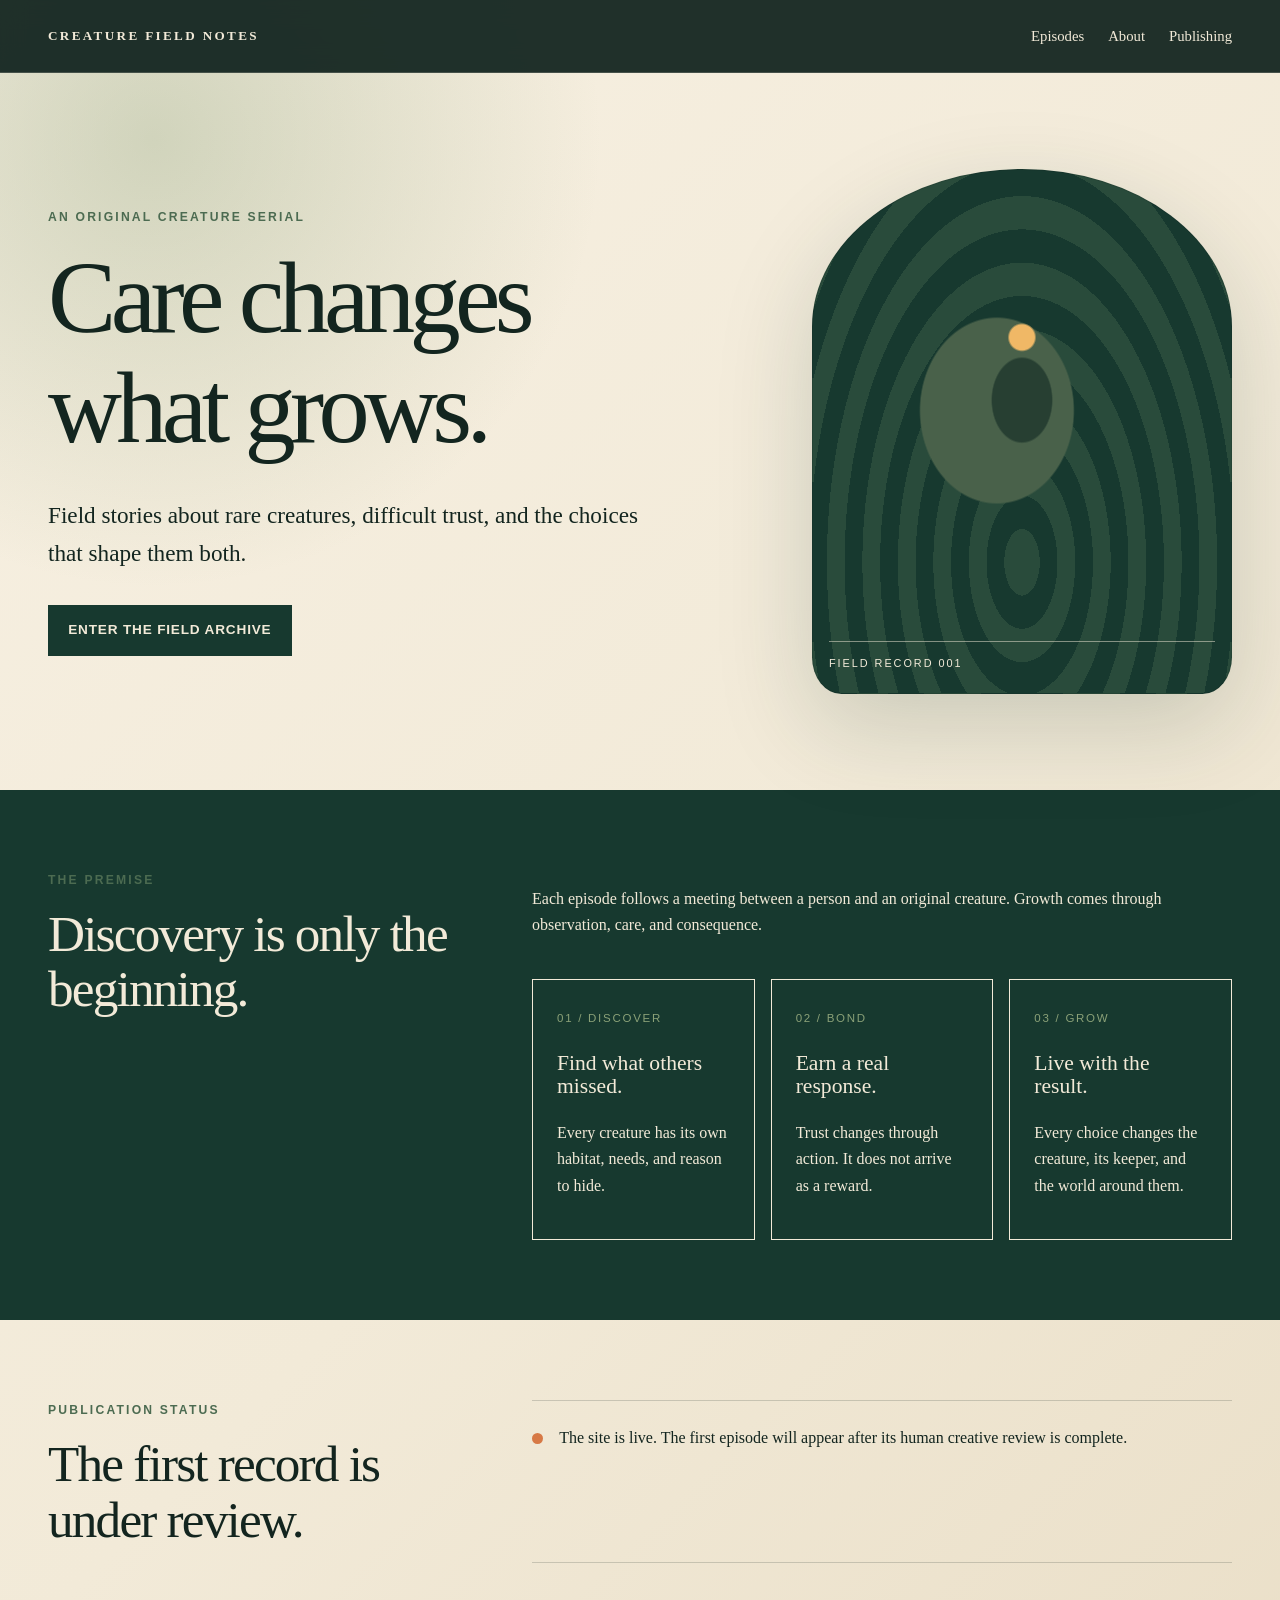
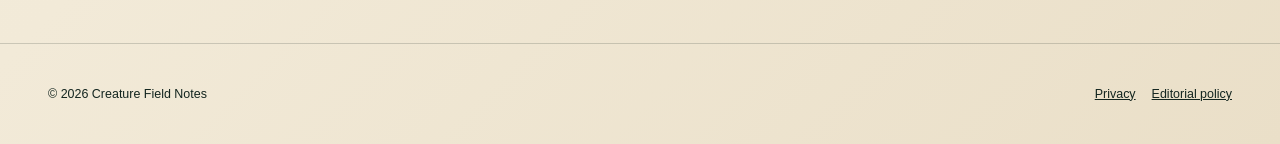
<file: index.html>
<!doctype html>
<html lang="en">
<head>
  <meta charset="utf-8">
  <meta name="viewport" content="width=device-width, initial-scale=1">
  <title>Creature Field Notes — An original serial</title>
  <meta name="description" content="An original serial about rare creatures, patient care, and the choices that change both keeper and creature.">
  <link rel="canonical" href="https://littlecloud891117-tech.github.io/creature-field-notes/">
  <link rel="stylesheet" href="assets/styles.css">
  <link rel="alternate" type="application/atom+xml" title="Creature Field Notes" href="feed.xml">
</head>
<body>
  <header class="site-header">
    <nav class="shell nav" aria-label="Main navigation">
      <a class="brand" href="./">Creature Field Notes</a>
      <div class="nav-links"><a href="episodes/">Episodes</a><a href="about.html">About</a><a href="publishing.html">Publishing</a></div>
    </nav>
  </header>
  <main>
    <section class="shell hero">
      <div>
        <p class="eyebrow">An original creature serial</p>
        <h1>Care changes what grows.</h1>
        <p class="lede">Field stories about rare creatures, difficult trust, and the choices that shape them both.</p>
        <a class="button" href="episodes/">Enter the field archive</a>
      </div>
      <div class="specimen" role="img" aria-label="Abstract field record of an unknown forest creature"></div>
    </section>
    <section class="band">
      <div class="shell section section-grid">
        <div><p class="eyebrow">The premise</p><h2>Discovery is only the beginning.</h2></div>
        <div>
          <p>Each episode follows a meeting between a person and an original creature. Growth comes through observation, care, and consequence.</p>
          <div class="cards">
            <article class="card"><span class="card-number">01 / DISCOVER</span><h3>Find what others missed.</h3><p>Every creature has its own habitat, needs, and reason to hide.</p></article>
            <article class="card"><span class="card-number">02 / BOND</span><h3>Earn a real response.</h3><p>Trust changes through action. It does not arrive as a reward.</p></article>
            <article class="card"><span class="card-number">03 / GROW</span><h3>Live with the result.</h3><p>Every choice changes the creature, its keeper, and the world around them.</p></article>
          </div>
        </div>
      </div>
    </section>
    <section class="shell section section-grid">
      <div><p class="eyebrow">Publication status</p><h2>The first record is under review.</h2></div>
      <div class="status"><span class="status-dot" aria-hidden="true"></span><p>The site is live. The first episode will appear after its human creative review is complete.</p></div>
    </section>
  </main>
  <footer class="site-footer"><div class="shell footer-grid"><span>© 2026 Creature Field Notes</span><div class="footer-links"><a href="privacy.html">Privacy</a><a href="publishing.html">Editorial policy</a></div></div></footer>
</body>
</html>
</file>
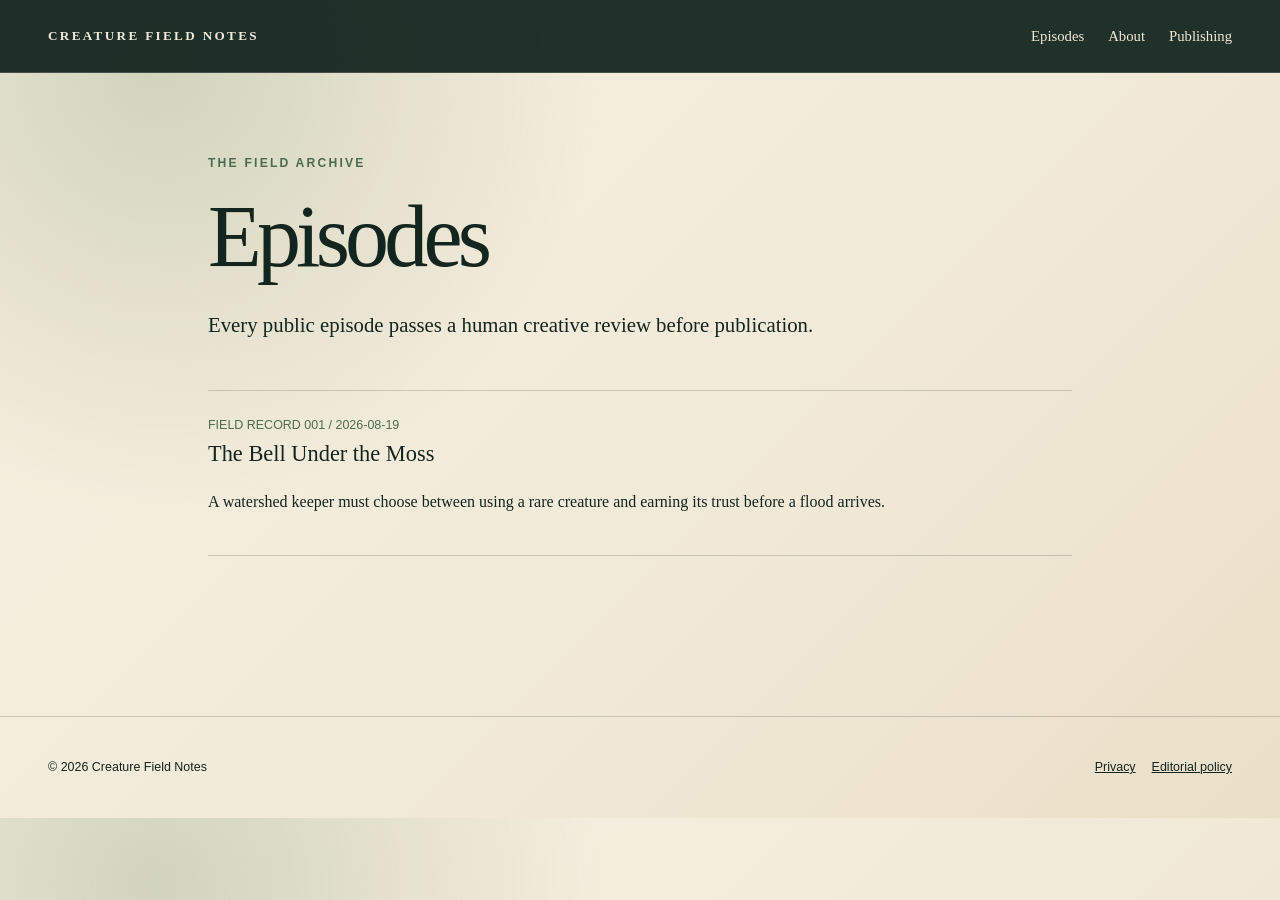
<file: episodes/index.html>
<!doctype html>
<html lang="en">
<head>
  <meta charset="utf-8"><meta name="viewport" content="width=device-width, initial-scale=1">
  <title>Episodes — Creature Field Notes</title>
  <meta name="description" content="Published episodes from Creature Field Notes.">
  <link rel="canonical" href="https://littlecloud891117-tech.github.io/creature-field-notes/episodes/">
  <link rel="stylesheet" href="../assets/styles.css">
</head>
<body>
  <header class="site-header"><nav class="shell nav" aria-label="Main navigation"><a class="brand" href="../">Creature Field Notes</a><div class="nav-links"><a href="./">Episodes</a><a href="../about.html">About</a><a href="../publishing.html">Publishing</a></div></nav></header>
  <main class="shell page">
    <p class="eyebrow">The field archive</p><h1>Episodes</h1>
    <p class="page-intro">Every public episode passes a human creative review before publication.</p>
    <!-- EPISODE_LIST_START -->
    <ol class="episode-list">
    <li><span class="episode-meta">FIELD RECORD 001 / 2026-08-19</span><a href="the-bell-under-the-moss/">The Bell Under the Moss</a><p>A watershed keeper must choose between using a rare creature and earning its trust before a flood arrives.</p></li>
    </ol>
    <!-- EPISODE_LIST_END -->
  </main>
  <footer class="site-footer"><div class="shell footer-grid"><span>© 2026 Creature Field Notes</span><div class="footer-links"><a href="../privacy.html">Privacy</a><a href="../publishing.html">Editorial policy</a></div></div></footer>
</body>
</html>
</file>
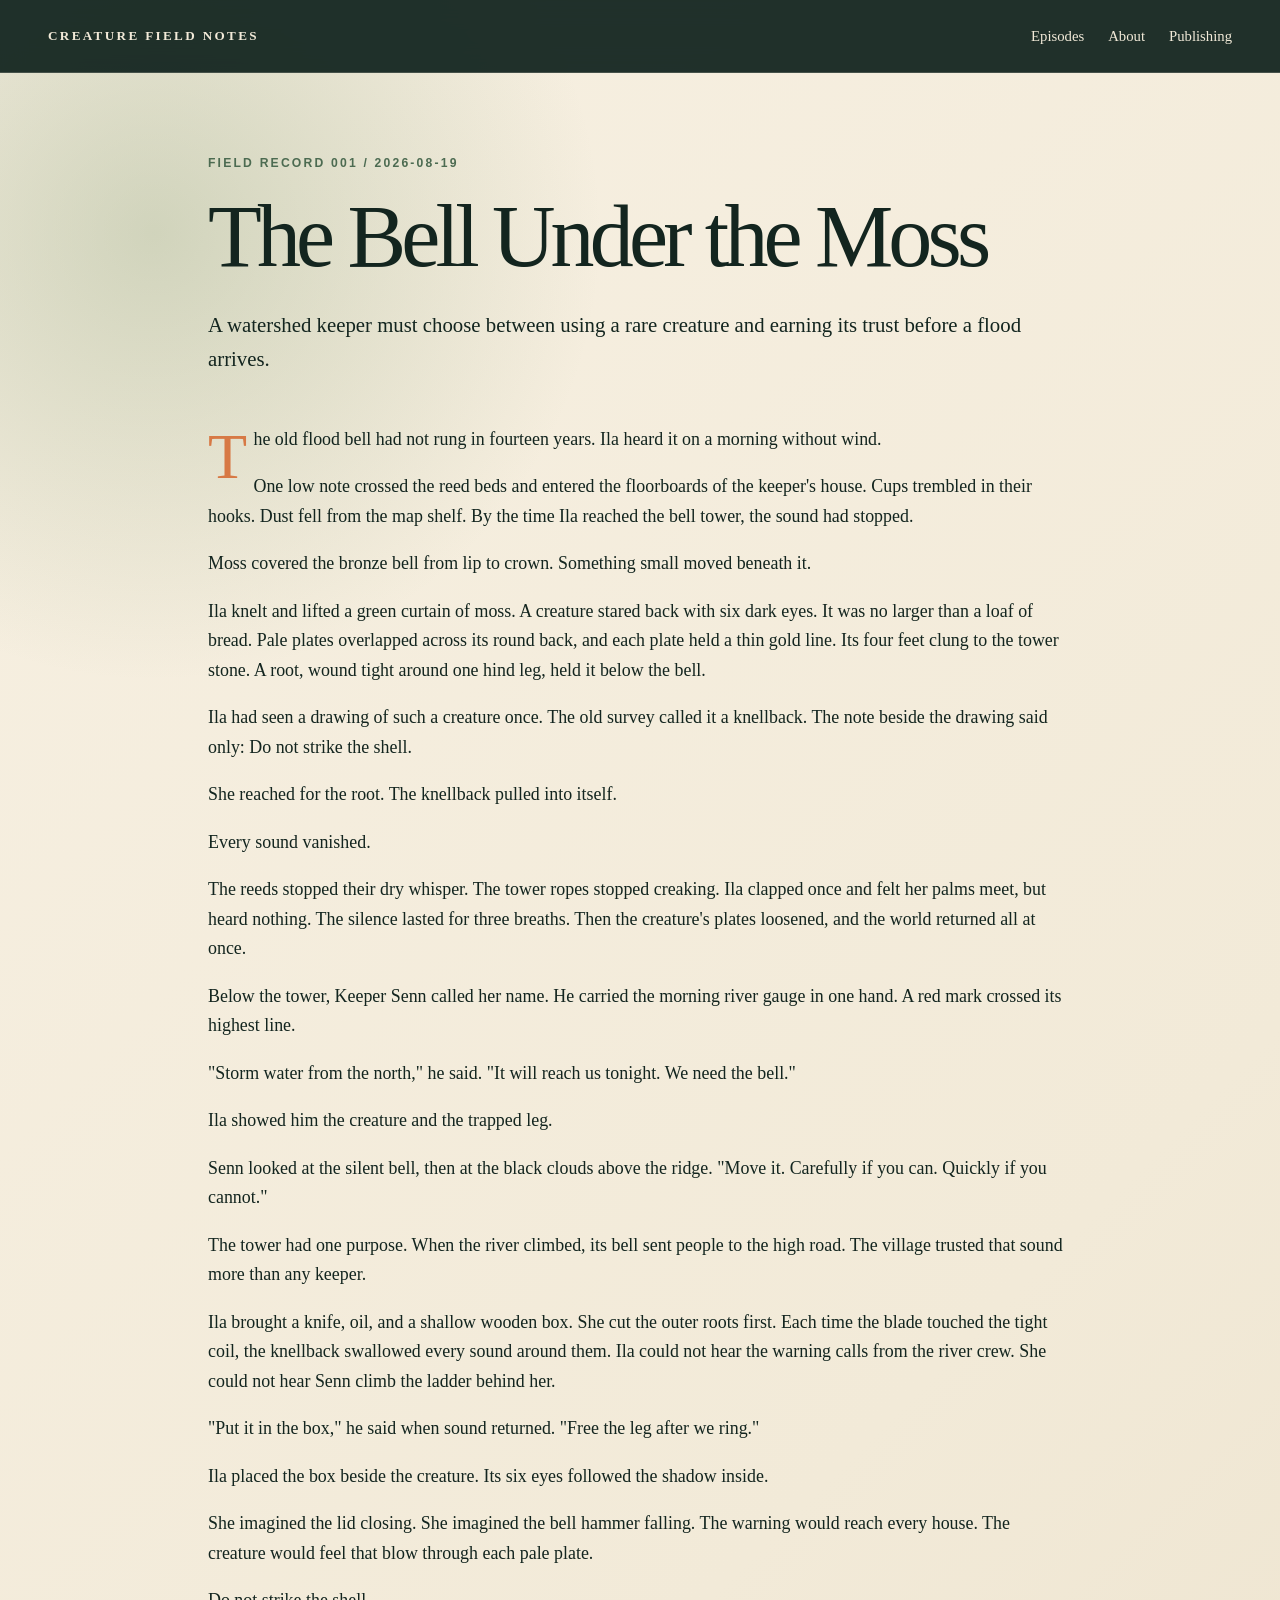
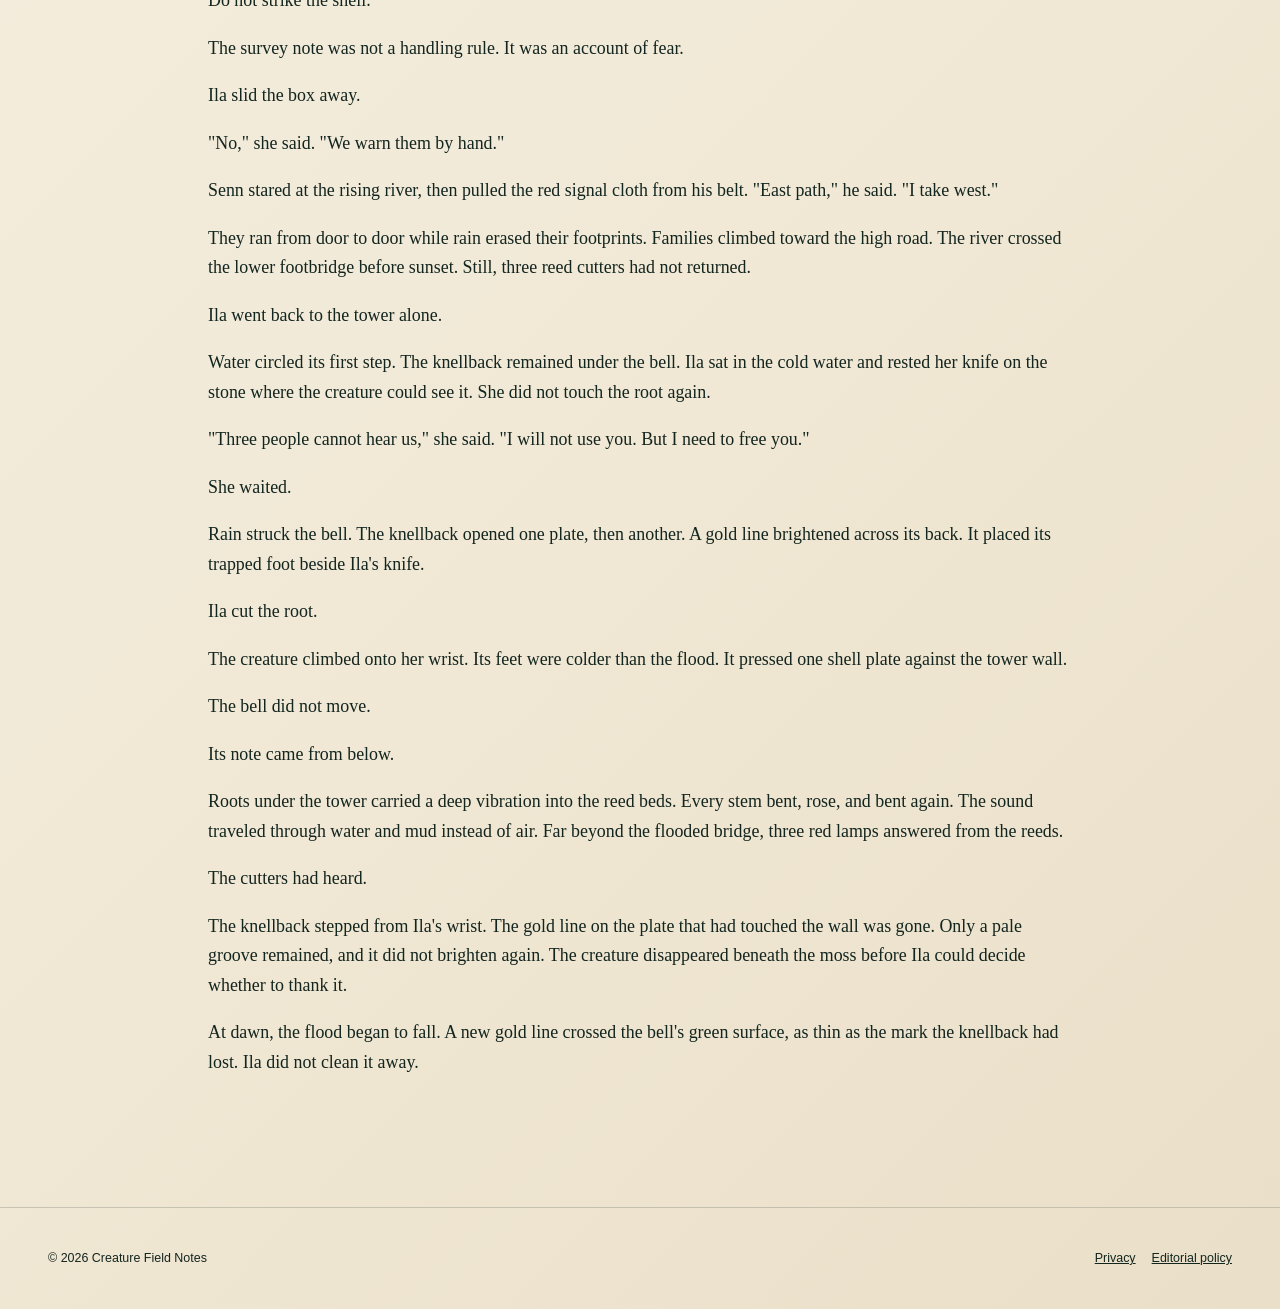
<file: episodes/the-bell-under-the-moss/index.html>
<!doctype html>
<html lang="en">
<head>
  <meta charset="utf-8"><meta name="viewport" content="width=device-width, initial-scale=1">
  <title>The Bell Under the Moss — Creature Field Notes</title>
  <meta name="description" content="A watershed keeper must choose between using a rare creature and earning its trust before a flood arrives.">
  <link rel="canonical" href="https://littlecloud891117-tech.github.io/creature-field-notes/episodes/the-bell-under-the-moss/">
  <link rel="stylesheet" href="../../assets/styles.css">
</head>
<body>
  <header class="site-header"><nav class="shell nav" aria-label="Main navigation"><a class="brand" href="../../">Creature Field Notes</a><div class="nav-links"><a href="../">Episodes</a><a href="../../about.html">About</a><a href="../../publishing.html">Publishing</a></div></nav></header>
  <main class="shell page">
    <p class="eyebrow">Field record 001 / 2026-08-19</p><h1>The Bell Under the Moss</h1>
    <p class="page-intro">A watershed keeper must choose between using a rare creature and earning its trust before a flood arrives.</p>
    <article class="story"><p>The old flood bell had not rung in fourteen years. Ila heard it on a morning without wind.</p>
        <p>One low note crossed the reed beds and entered the floorboards of the keeper&#x27;s house. Cups trembled in their hooks. Dust fell from the map shelf. By the time Ila reached the bell tower, the sound had stopped.</p>
        <p>Moss covered the bronze bell from lip to crown. Something small moved beneath it.</p>
        <p>Ila knelt and lifted a green curtain of moss. A creature stared back with six dark eyes. It was no larger than a loaf of bread. Pale plates overlapped across its round back, and each plate held a thin gold line. Its four feet clung to the tower stone. A root, wound tight around one hind leg, held it below the bell.</p>
        <p>Ila had seen a drawing of such a creature once. The old survey called it a knellback. The note beside the drawing said only: Do not strike the shell.</p>
        <p>She reached for the root. The knellback pulled into itself.</p>
        <p>Every sound vanished.</p>
        <p>The reeds stopped their dry whisper. The tower ropes stopped creaking. Ila clapped once and felt her palms meet, but heard nothing. The silence lasted for three breaths. Then the creature&#x27;s plates loosened, and the world returned all at once.</p>
        <p>Below the tower, Keeper Senn called her name. He carried the morning river gauge in one hand. A red mark crossed its highest line.</p>
        <p>&quot;Storm water from the north,&quot; he said. &quot;It will reach us tonight. We need the bell.&quot;</p>
        <p>Ila showed him the creature and the trapped leg.</p>
        <p>Senn looked at the silent bell, then at the black clouds above the ridge. &quot;Move it. Carefully if you can. Quickly if you cannot.&quot;</p>
        <p>The tower had one purpose. When the river climbed, its bell sent people to the high road. The village trusted that sound more than any keeper.</p>
        <p>Ila brought a knife, oil, and a shallow wooden box. She cut the outer roots first. Each time the blade touched the tight coil, the knellback swallowed every sound around them. Ila could not hear the warning calls from the river crew. She could not hear Senn climb the ladder behind her.</p>
        <p>&quot;Put it in the box,&quot; he said when sound returned. &quot;Free the leg after we ring.&quot;</p>
        <p>Ila placed the box beside the creature. Its six eyes followed the shadow inside.</p>
        <p>She imagined the lid closing. She imagined the bell hammer falling. The warning would reach every house. The creature would feel that blow through each pale plate.</p>
        <p>Do not strike the shell.</p>
        <p>The survey note was not a handling rule. It was an account of fear.</p>
        <p>Ila slid the box away.</p>
        <p>&quot;No,&quot; she said. &quot;We warn them by hand.&quot;</p>
        <p>Senn stared at the rising river, then pulled the red signal cloth from his belt. &quot;East path,&quot; he said. &quot;I take west.&quot;</p>
        <p>They ran from door to door while rain erased their footprints. Families climbed toward the high road. The river crossed the lower footbridge before sunset. Still, three reed cutters had not returned.</p>
        <p>Ila went back to the tower alone.</p>
        <p>Water circled its first step. The knellback remained under the bell. Ila sat in the cold water and rested her knife on the stone where the creature could see it. She did not touch the root again.</p>
        <p>&quot;Three people cannot hear us,&quot; she said. &quot;I will not use you. But I need to free you.&quot;</p>
        <p>She waited.</p>
        <p>Rain struck the bell. The knellback opened one plate, then another. A gold line brightened across its back. It placed its trapped foot beside Ila&#x27;s knife.</p>
        <p>Ila cut the root.</p>
        <p>The creature climbed onto her wrist. Its feet were colder than the flood. It pressed one shell plate against the tower wall.</p>
        <p>The bell did not move.</p>
        <p>Its note came from below.</p>
        <p>Roots under the tower carried a deep vibration into the reed beds. Every stem bent, rose, and bent again. The sound traveled through water and mud instead of air. Far beyond the flooded bridge, three red lamps answered from the reeds.</p>
        <p>The cutters had heard.</p>
        <p>The knellback stepped from Ila&#x27;s wrist. The gold line on the plate that had touched the wall was gone. Only a pale groove remained, and it did not brighten again. The creature disappeared beneath the moss before Ila could decide whether to thank it.</p>
        <p>At dawn, the flood began to fall. A new gold line crossed the bell&#x27;s green surface, as thin as the mark the knellback had lost. Ila did not clean it away.</p></article>
  </main>
  <footer class="site-footer"><div class="shell footer-grid"><span>© 2026 Creature Field Notes</span><div class="footer-links"><a href="../../privacy.html">Privacy</a><a href="../../publishing.html">Editorial policy</a></div></div></footer>
</body></html>
</file>
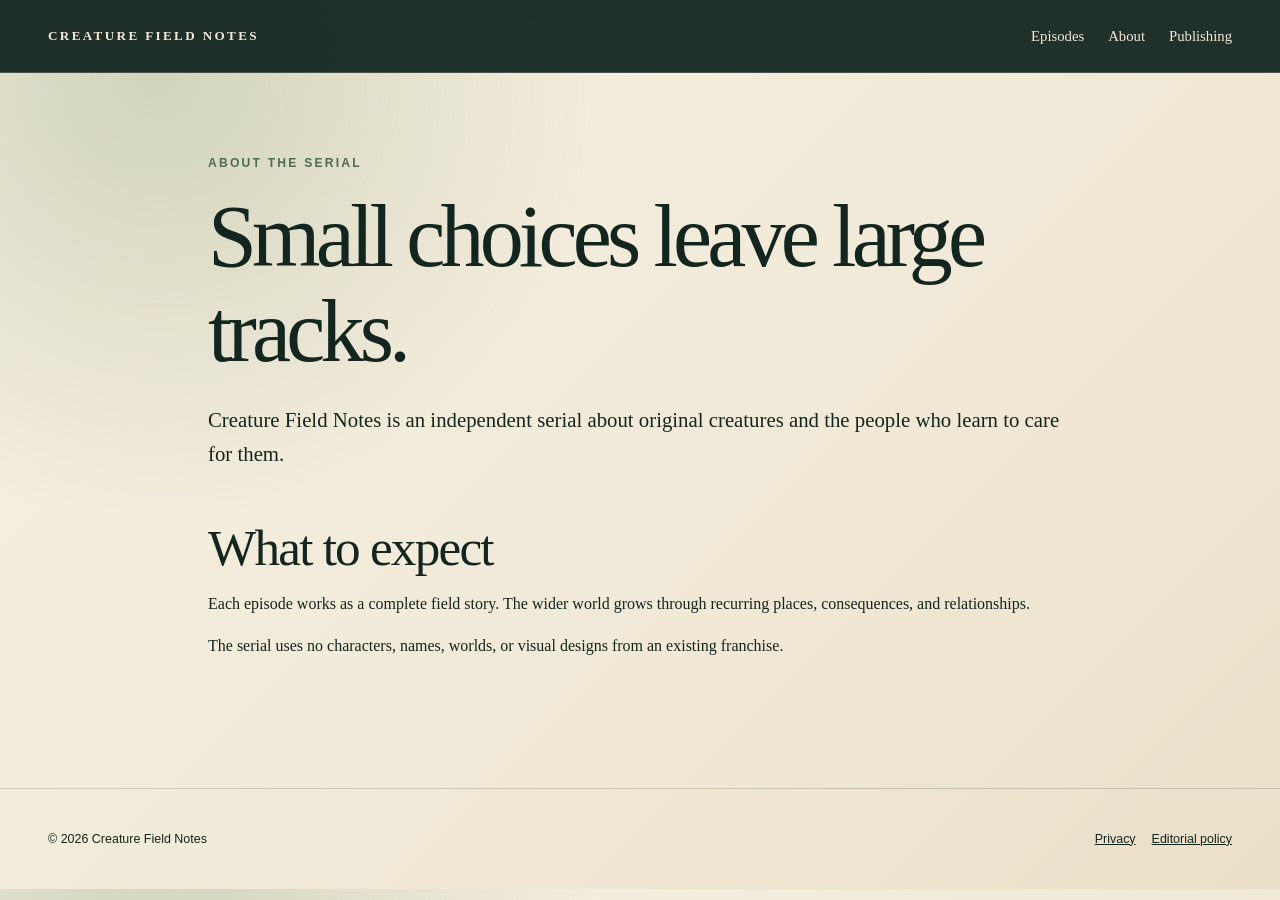
<file: about.html>
<!doctype html>
<html lang="en"><head><meta charset="utf-8"><meta name="viewport" content="width=device-width, initial-scale=1"><title>About — Creature Field Notes</title><meta name="description" content="About the original serial Creature Field Notes."><link rel="canonical" href="https://littlecloud891117-tech.github.io/creature-field-notes/about.html"><link rel="stylesheet" href="assets/styles.css"></head>
<body><header class="site-header"><nav class="shell nav" aria-label="Main navigation"><a class="brand" href="./">Creature Field Notes</a><div class="nav-links"><a href="episodes/">Episodes</a><a href="about.html">About</a><a href="publishing.html">Publishing</a></div></nav></header>
<main class="shell page"><p class="eyebrow">About the serial</p><h1>Small choices leave large tracks.</h1><p class="page-intro">Creature Field Notes is an independent serial about original creatures and the people who learn to care for them.</p><h2>What to expect</h2><p>Each episode works as a complete field story. The wider world grows through recurring places, consequences, and relationships.</p><p>The serial uses no characters, names, worlds, or visual designs from an existing franchise.</p></main>
<footer class="site-footer"><div class="shell footer-grid"><span>© 2026 Creature Field Notes</span><div class="footer-links"><a href="privacy.html">Privacy</a><a href="publishing.html">Editorial policy</a></div></div></footer></body></html>
</file>
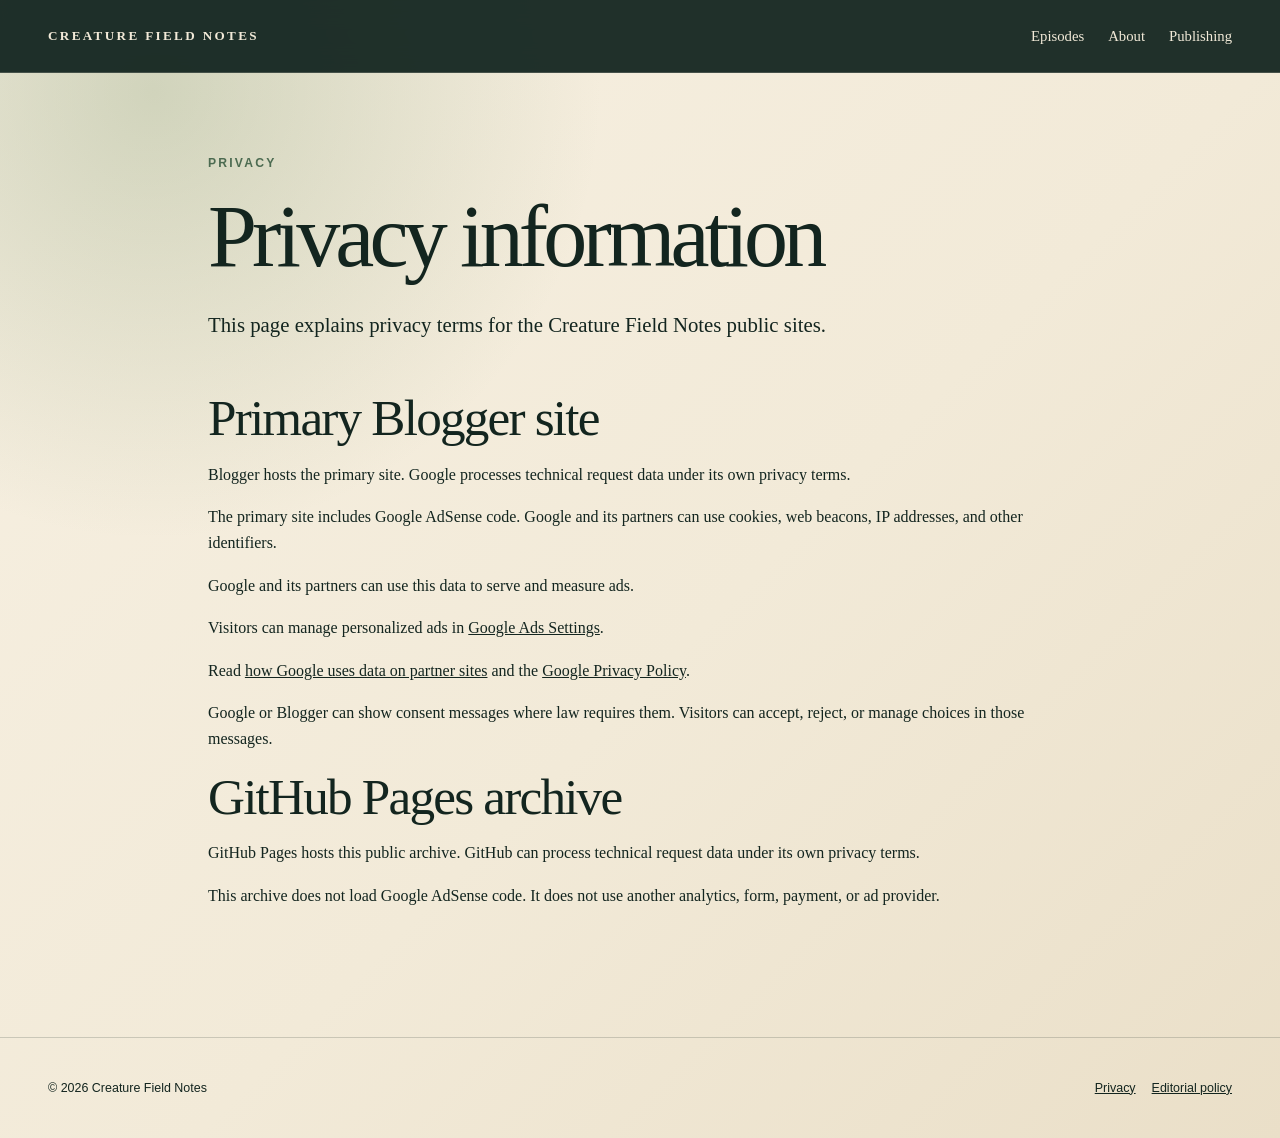
<file: privacy.html>
<!doctype html>
<html lang="en"><head><meta charset="utf-8"><meta name="viewport" content="width=device-width, initial-scale=1"><title>Privacy — Creature Field Notes</title><meta name="description" content="Privacy information for Creature Field Notes."><link rel="canonical" href="https://littlecloud891117-tech.github.io/creature-field-notes/privacy.html"><link rel="stylesheet" href="assets/styles.css"></head>
<body><header class="site-header"><nav class="shell nav" aria-label="Main navigation"><a class="brand" href="./">Creature Field Notes</a><div class="nav-links"><a href="episodes/">Episodes</a><a href="about.html">About</a><a href="publishing.html">Publishing</a></div></nav></header>
<main class="shell page"><p class="eyebrow">Privacy</p><h1>Privacy information</h1><p class="page-intro">This page explains privacy terms for the Creature Field Notes public sites.</p><h2>Primary Blogger site</h2><p>Blogger hosts the primary site. Google processes technical request data under its own privacy terms.</p><p>The primary site includes Google AdSense code. Google and its partners can use cookies, web beacons, IP addresses, and other identifiers.</p><p>Google and its partners can use this data to serve and measure ads.</p><p>Visitors can manage personalized ads in <a href="https://adssettings.google.com/">Google Ads Settings</a>.</p><p>Read <a href="https://policies.google.com/technologies/partner-sites">how Google uses data on partner sites</a> and the <a href="https://policies.google.com/privacy">Google Privacy Policy</a>.</p><p>Google or Blogger can show consent messages where law requires them. Visitors can accept, reject, or manage choices in those messages.</p><h2>GitHub Pages archive</h2><p>GitHub Pages hosts this public archive. GitHub can process technical request data under its own privacy terms.</p><p>This archive does not load Google AdSense code. It does not use another analytics, form, payment, or ad provider.</p></main>
<footer class="site-footer"><div class="shell footer-grid"><span>© 2026 Creature Field Notes</span><div class="footer-links"><a href="privacy.html">Privacy</a><a href="publishing.html">Editorial policy</a></div></div></footer></body></html>
</file>
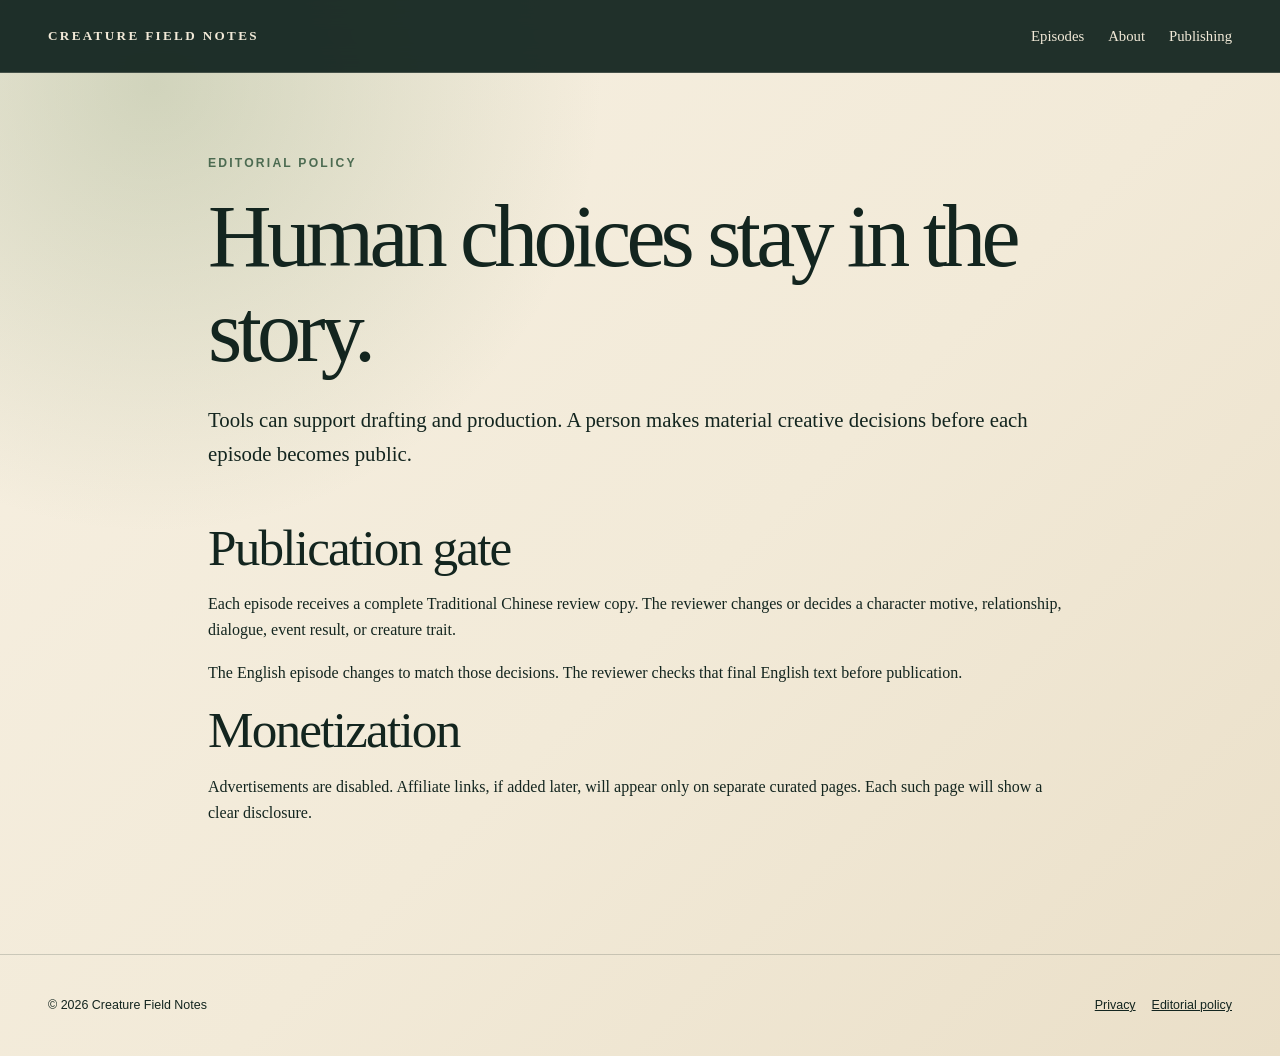
<file: publishing.html>
<!doctype html>
<html lang="en"><head><meta charset="utf-8"><meta name="viewport" content="width=device-width, initial-scale=1"><title>Editorial policy — Creature Field Notes</title><meta name="description" content="The editorial and monetization policy for Creature Field Notes."><link rel="canonical" href="https://littlecloud891117-tech.github.io/creature-field-notes/publishing.html"><link rel="stylesheet" href="assets/styles.css"></head>
<body><header class="site-header"><nav class="shell nav" aria-label="Main navigation"><a class="brand" href="./">Creature Field Notes</a><div class="nav-links"><a href="episodes/">Episodes</a><a href="about.html">About</a><a href="publishing.html">Publishing</a></div></nav></header>
<main class="shell page"><p class="eyebrow">Editorial policy</p><h1>Human choices stay in the story.</h1><p class="page-intro">Tools can support drafting and production. A person makes material creative decisions before each episode becomes public.</p><h2>Publication gate</h2><p>Each episode receives a complete Traditional Chinese review copy. The reviewer changes or decides a character motive, relationship, dialogue, event result, or creature trait.</p><p>The English episode changes to match those decisions. The reviewer checks that final English text before publication.</p><h2>Monetization</h2><p>Advertisements are disabled. Affiliate links, if added later, will appear only on separate curated pages. Each such page will show a clear disclosure.</p></main>
<footer class="site-footer"><div class="shell footer-grid"><span>© 2026 Creature Field Notes</span><div class="footer-links"><a href="privacy.html">Privacy</a><a href="publishing.html">Editorial policy</a></div></div></footer></body></html>
</file>
<file: assets/styles.css>
:root {
  --ink: #13251f;
  --forest: #17392f;
  --moss: #4c6b51;
  --fern: #8ba178;
  --paper: #f2ead8;
  --paper-deep: #e1d3b8;
  --ember: #d77945;
  --line: rgba(19, 37, 31, 0.18);
  --max: 74rem;
}

* { box-sizing: border-box; }

html { scroll-behavior: smooth; }

body {
  margin: 0;
  color: var(--ink);
  background:
    radial-gradient(circle at 12% 8%, rgba(139, 161, 120, 0.35), transparent 28rem),
    linear-gradient(135deg, #f7f0e2 0%, var(--paper) 55%, #eadfc8 100%);
  font-family: Georgia, "Times New Roman", serif;
  line-height: 1.65;
}

a { color: inherit; }
a:hover { color: var(--ember); }

.shell {
  width: min(calc(100% - 2rem), var(--max));
  margin-inline: auto;
}

.site-header {
  position: sticky;
  top: 0;
  z-index: 10;
  border-bottom: 1px solid rgba(242, 234, 216, 0.18);
  background: rgba(19, 37, 31, 0.94);
  color: var(--paper);
  backdrop-filter: blur(12px);
}

.nav {
  min-height: 4.5rem;
  display: flex;
  align-items: center;
  justify-content: space-between;
  gap: 2rem;
}

.brand {
  text-decoration: none;
  text-transform: uppercase;
  letter-spacing: 0.18em;
  font-size: 0.82rem;
  font-weight: 700;
}

.nav-links { display: flex; gap: 1.5rem; }
.nav-links a { text-decoration: none; font-size: 0.92rem; }

.hero {
  min-height: 72vh;
  display: grid;
  grid-template-columns: 1.25fr 0.75fr;
  align-items: center;
  gap: 4rem;
  padding-block: 6rem;
}

.eyebrow {
  margin: 0 0 1rem;
  color: var(--moss);
  font-family: Arial, sans-serif;
  font-size: 0.76rem;
  font-weight: 700;
  letter-spacing: 0.18em;
  text-transform: uppercase;
}

h1, h2, h3 { line-height: 1.08; font-weight: 500; }
h1 { max-width: 12ch; margin: 0; font-size: clamp(3.25rem, 8vw, 7.5rem); letter-spacing: -0.055em; }
h2 { margin: 0 0 1rem; font-size: clamp(2rem, 4vw, 3.75rem); letter-spacing: -0.035em; }
h3 { font-size: 1.35rem; }

.lede { max-width: 37rem; margin: 2rem 0; font-size: clamp(1.15rem, 2vw, 1.45rem); }

.button {
  display: inline-block;
  border: 1px solid var(--forest);
  padding: 0.85rem 1.2rem;
  background: var(--forest);
  color: var(--paper);
  font-family: Arial, sans-serif;
  font-size: 0.85rem;
  font-weight: 700;
  letter-spacing: 0.06em;
  text-decoration: none;
  text-transform: uppercase;
}

.button:hover { background: var(--ember); border-color: var(--ember); color: #fff; }

.specimen {
  position: relative;
  aspect-ratio: 4 / 5;
  overflow: hidden;
  border: 1px solid var(--line);
  border-radius: 50% 50% 7% 7% / 30% 30% 7% 7%;
  background:
    radial-gradient(circle at 50% 32%, #f0b866 0 3%, transparent 3.5%),
    radial-gradient(ellipse at 50% 44%, #273f32 0 10%, transparent 10.5%),
    radial-gradient(ellipse at 44% 46%, #49614a 0 23%, transparent 23.5%),
    repeating-radial-gradient(ellipse at 50% 75%, #294b3b 0 6%, #17392f 6% 12%);
  box-shadow: 0 2rem 6rem rgba(23, 57, 47, 0.18);
}

.specimen::after {
  content: "FIELD RECORD 001";
  position: absolute;
  right: 1rem;
  bottom: 1.25rem;
  left: 1rem;
  border-top: 1px solid rgba(242, 234, 216, 0.5);
  padding-top: 0.8rem;
  color: var(--paper);
  font-family: Arial, sans-serif;
  font-size: 0.68rem;
  letter-spacing: 0.18em;
}

.band { background: var(--forest); color: var(--paper); }
.section { padding-block: 5rem; }
.section-grid { display: grid; grid-template-columns: 0.75fr 1.25fr; gap: 4rem; }
.section p { max-width: 46rem; }

.cards { display: grid; grid-template-columns: repeat(3, 1fr); gap: 1rem; margin-top: 2.5rem; }
.card { border: 1px solid currentColor; padding: 1.5rem; min-height: 13rem; }
.card-number { color: var(--fern); font-family: Arial, sans-serif; font-size: 0.72rem; letter-spacing: 0.15em; }

.status {
  display: grid;
  grid-template-columns: auto 1fr;
  gap: 1rem;
  align-items: start;
  border-block: 1px solid var(--line);
  padding-block: 1.5rem;
}

.status-dot { width: 0.7rem; height: 0.7rem; margin-top: 0.5rem; border-radius: 50%; background: var(--ember); }
.status p { margin: 0; }

.page { max-width: 54rem; min-height: 68vh; padding-block: 5rem 7rem; }
.page h1 { max-width: none; font-size: clamp(3rem, 7vw, 5.5rem); }
.page-intro { margin: 1.5rem 0 3rem; font-size: 1.3rem; }
.empty { margin-top: 3rem; border: 1px solid var(--line); padding: 2rem; }

.episode-list { list-style: none; margin: 3rem 0; padding: 0; }
.episode-list li { border-top: 1px solid var(--line); padding: 1.5rem 0; }
.episode-list li:last-child { border-bottom: 1px solid var(--line); }
.episode-list a { font-size: 1.4rem; text-decoration: none; }
.episode-meta { display: block; color: var(--moss); font-family: Arial, sans-serif; font-size: 0.78rem; }

.story { font-size: 1.12rem; }
.story p:first-child::first-letter { float: left; margin: 0.1em 0.1em 0 0; color: var(--ember); font-size: 4rem; line-height: 0.8; }

.site-footer { border-top: 1px solid var(--line); padding-block: 2.5rem; font-family: Arial, sans-serif; font-size: 0.78rem; }
.footer-grid { display: flex; justify-content: space-between; gap: 2rem; }
.footer-links { display: flex; gap: 1rem; }

@media (max-width: 760px) {
  .nav { align-items: flex-start; flex-direction: column; gap: 0.5rem; padding-block: 1rem; }
  .nav-links { width: 100%; justify-content: space-between; gap: 0.75rem; }
  .hero, .section-grid { grid-template-columns: 1fr; gap: 2.5rem; }
  .hero { padding-block: 3.5rem; }
  .specimen { width: min(100%, 25rem); }
  .cards { grid-template-columns: 1fr; }
  .footer-grid { flex-direction: column; }
}
</file>
